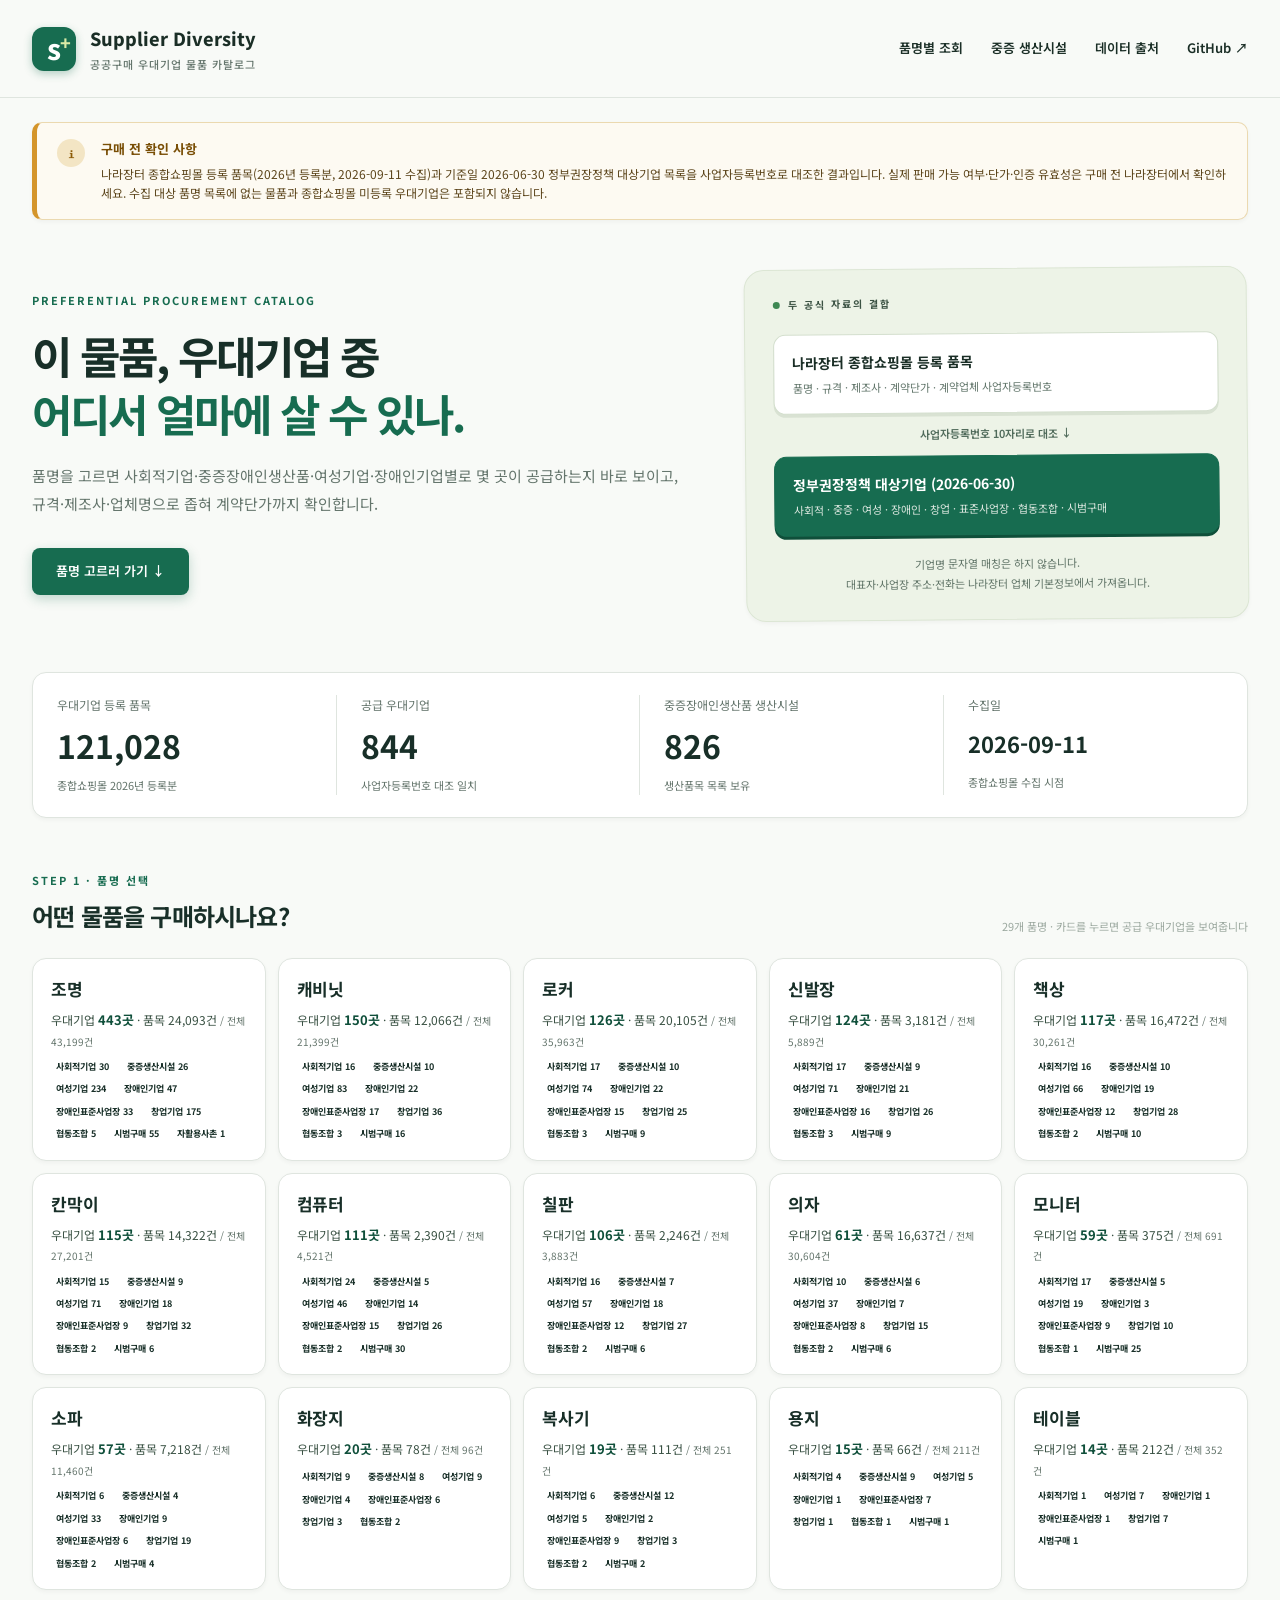
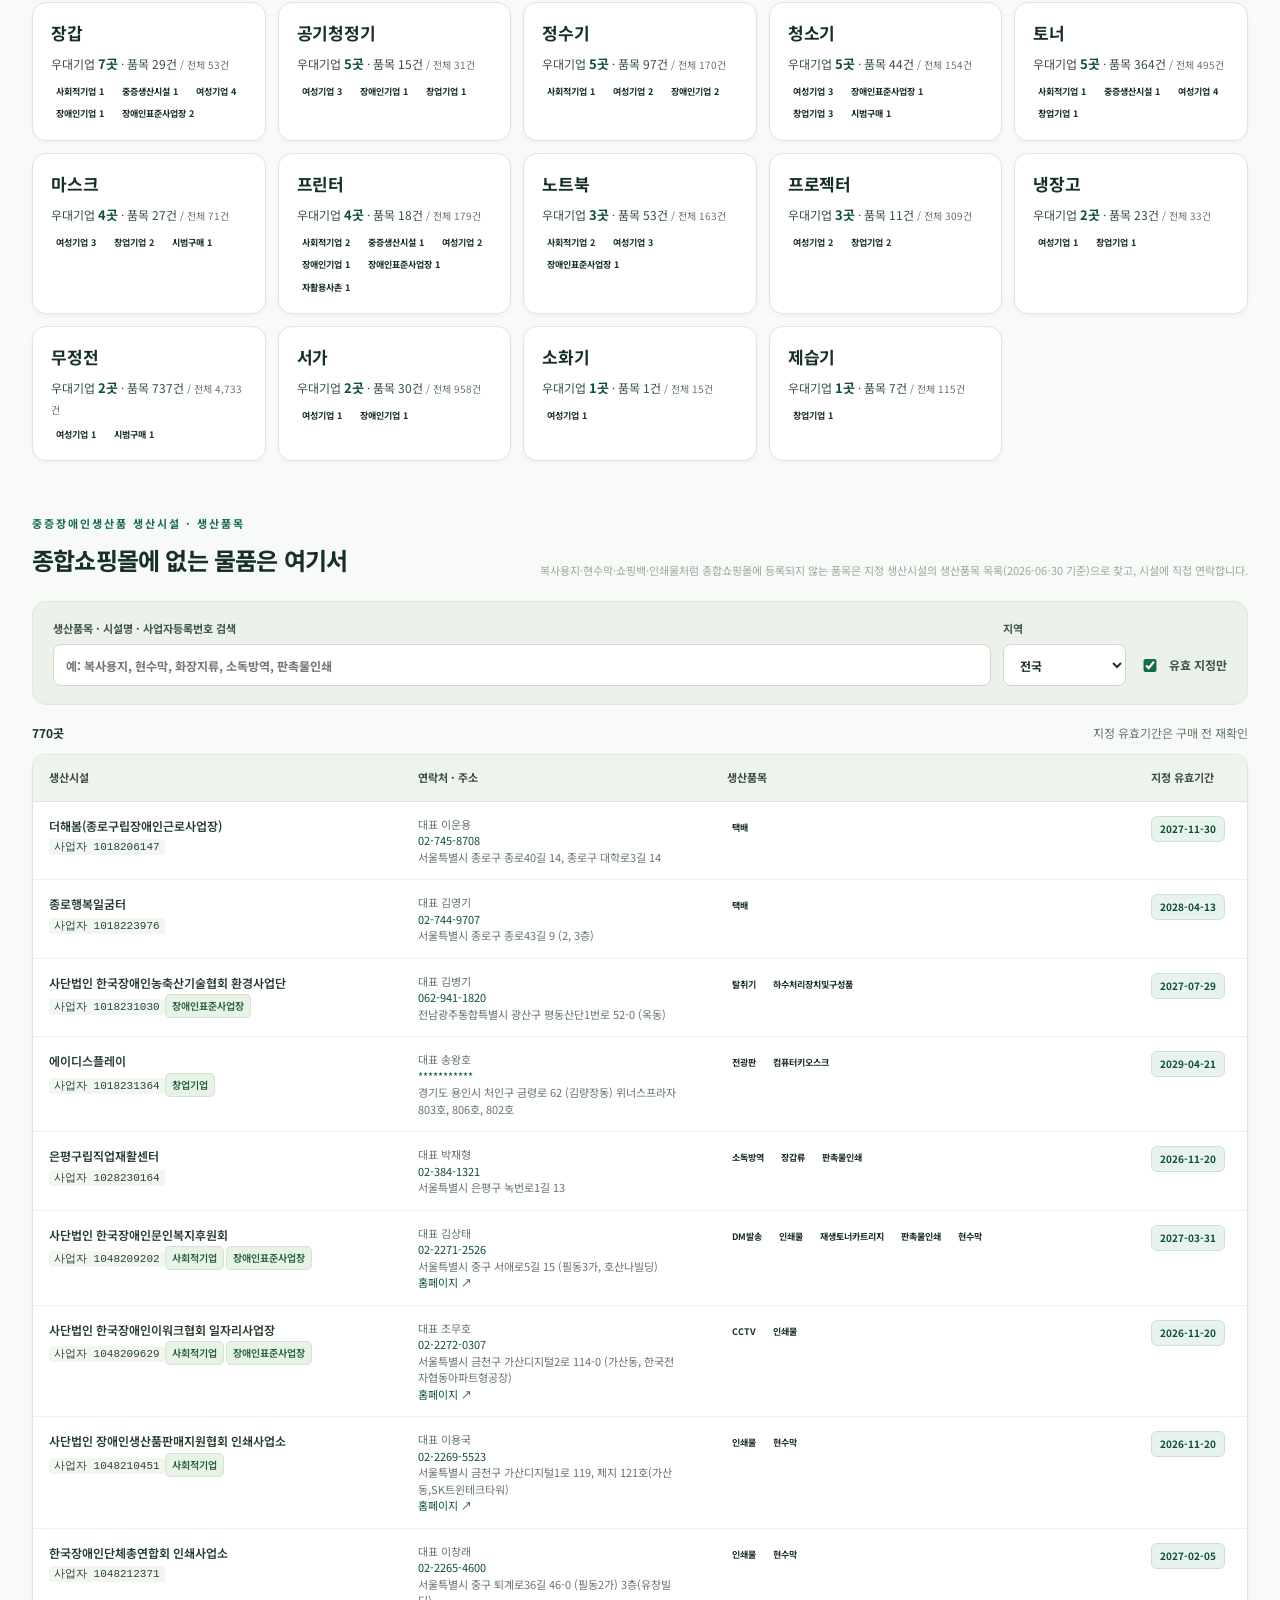
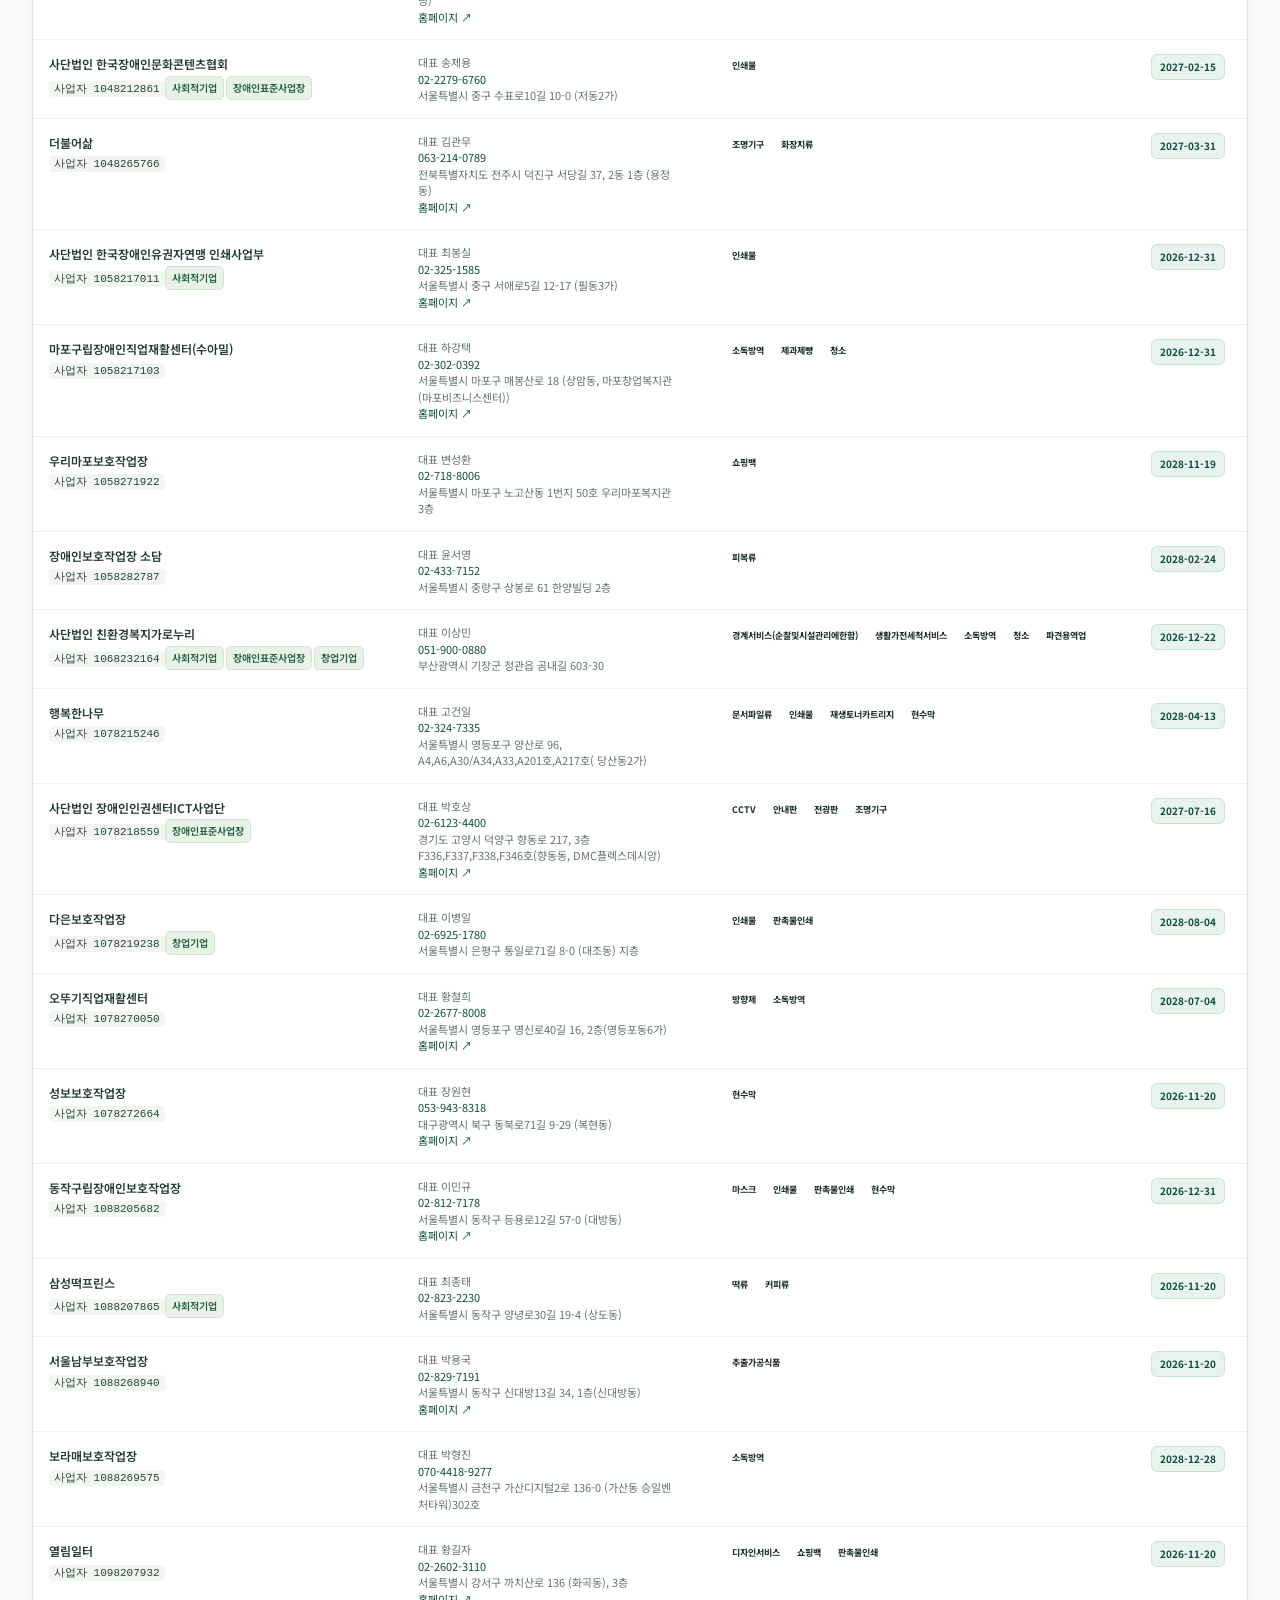
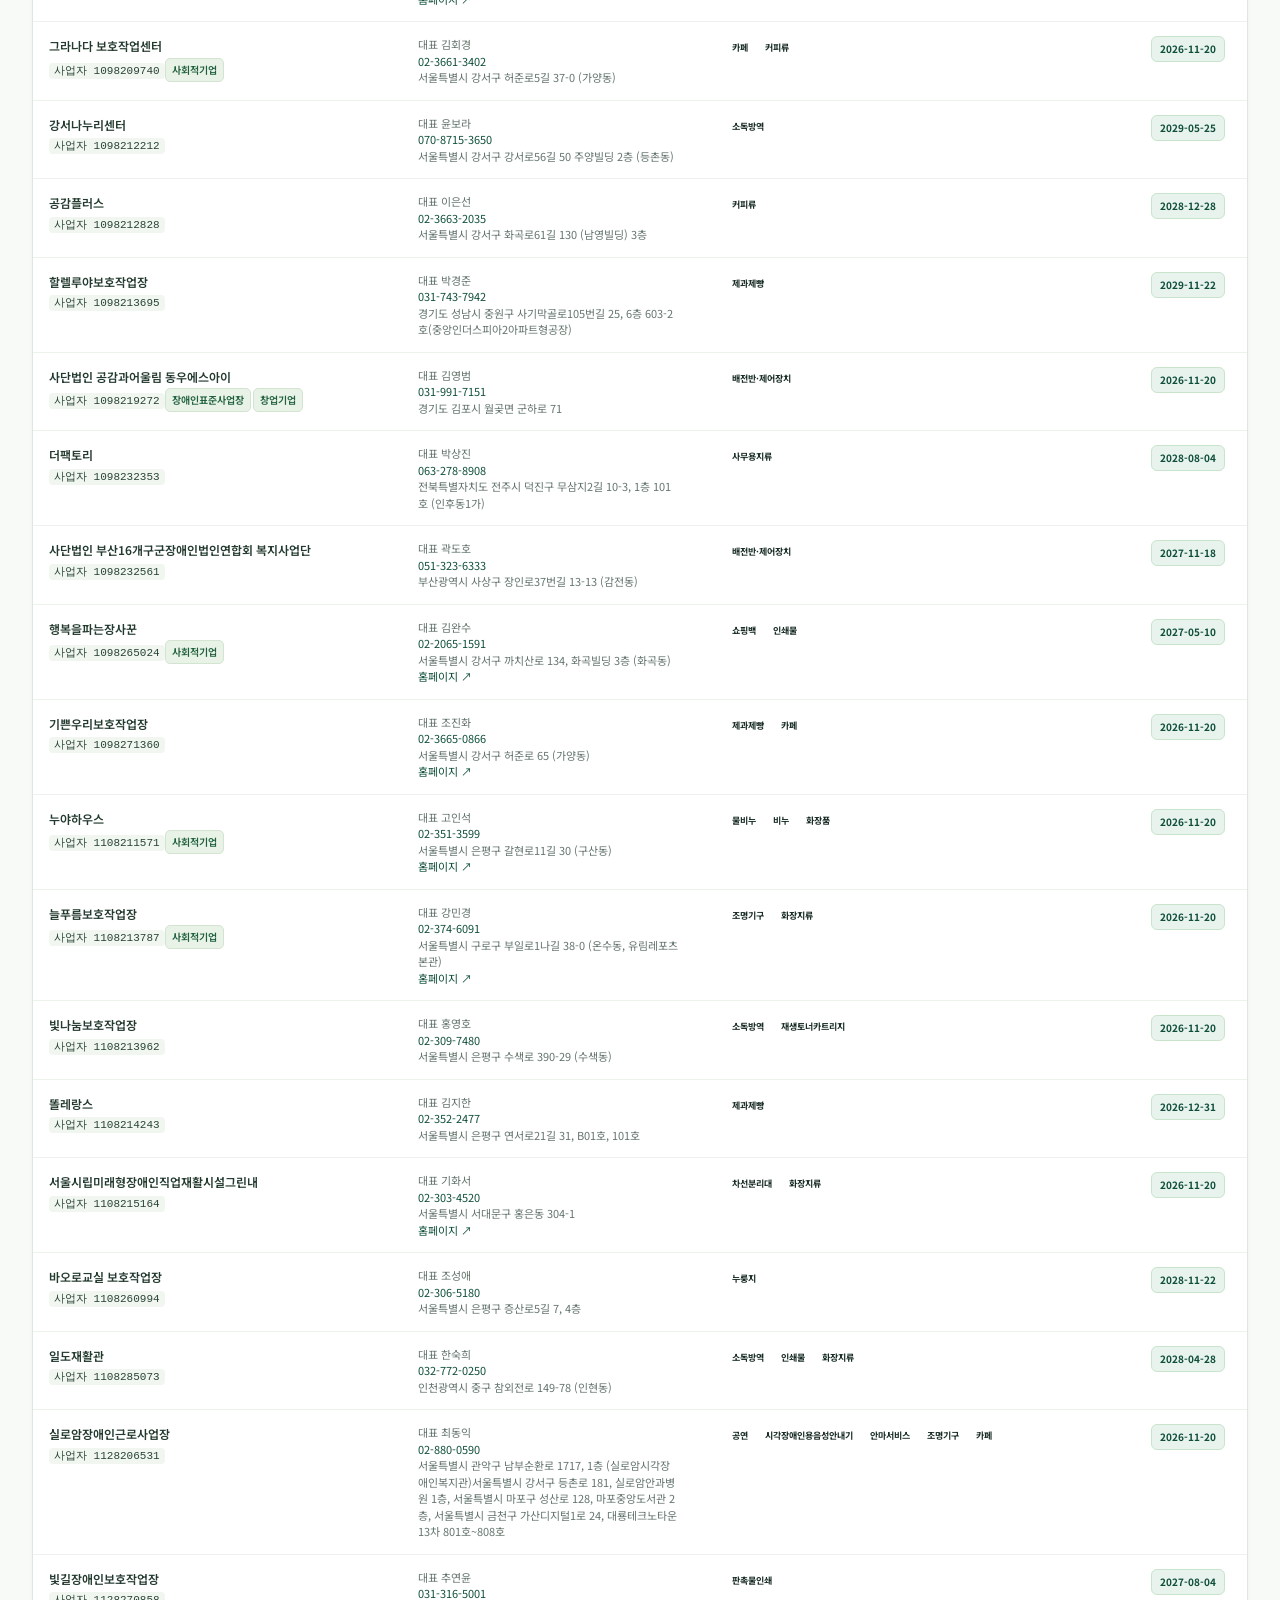
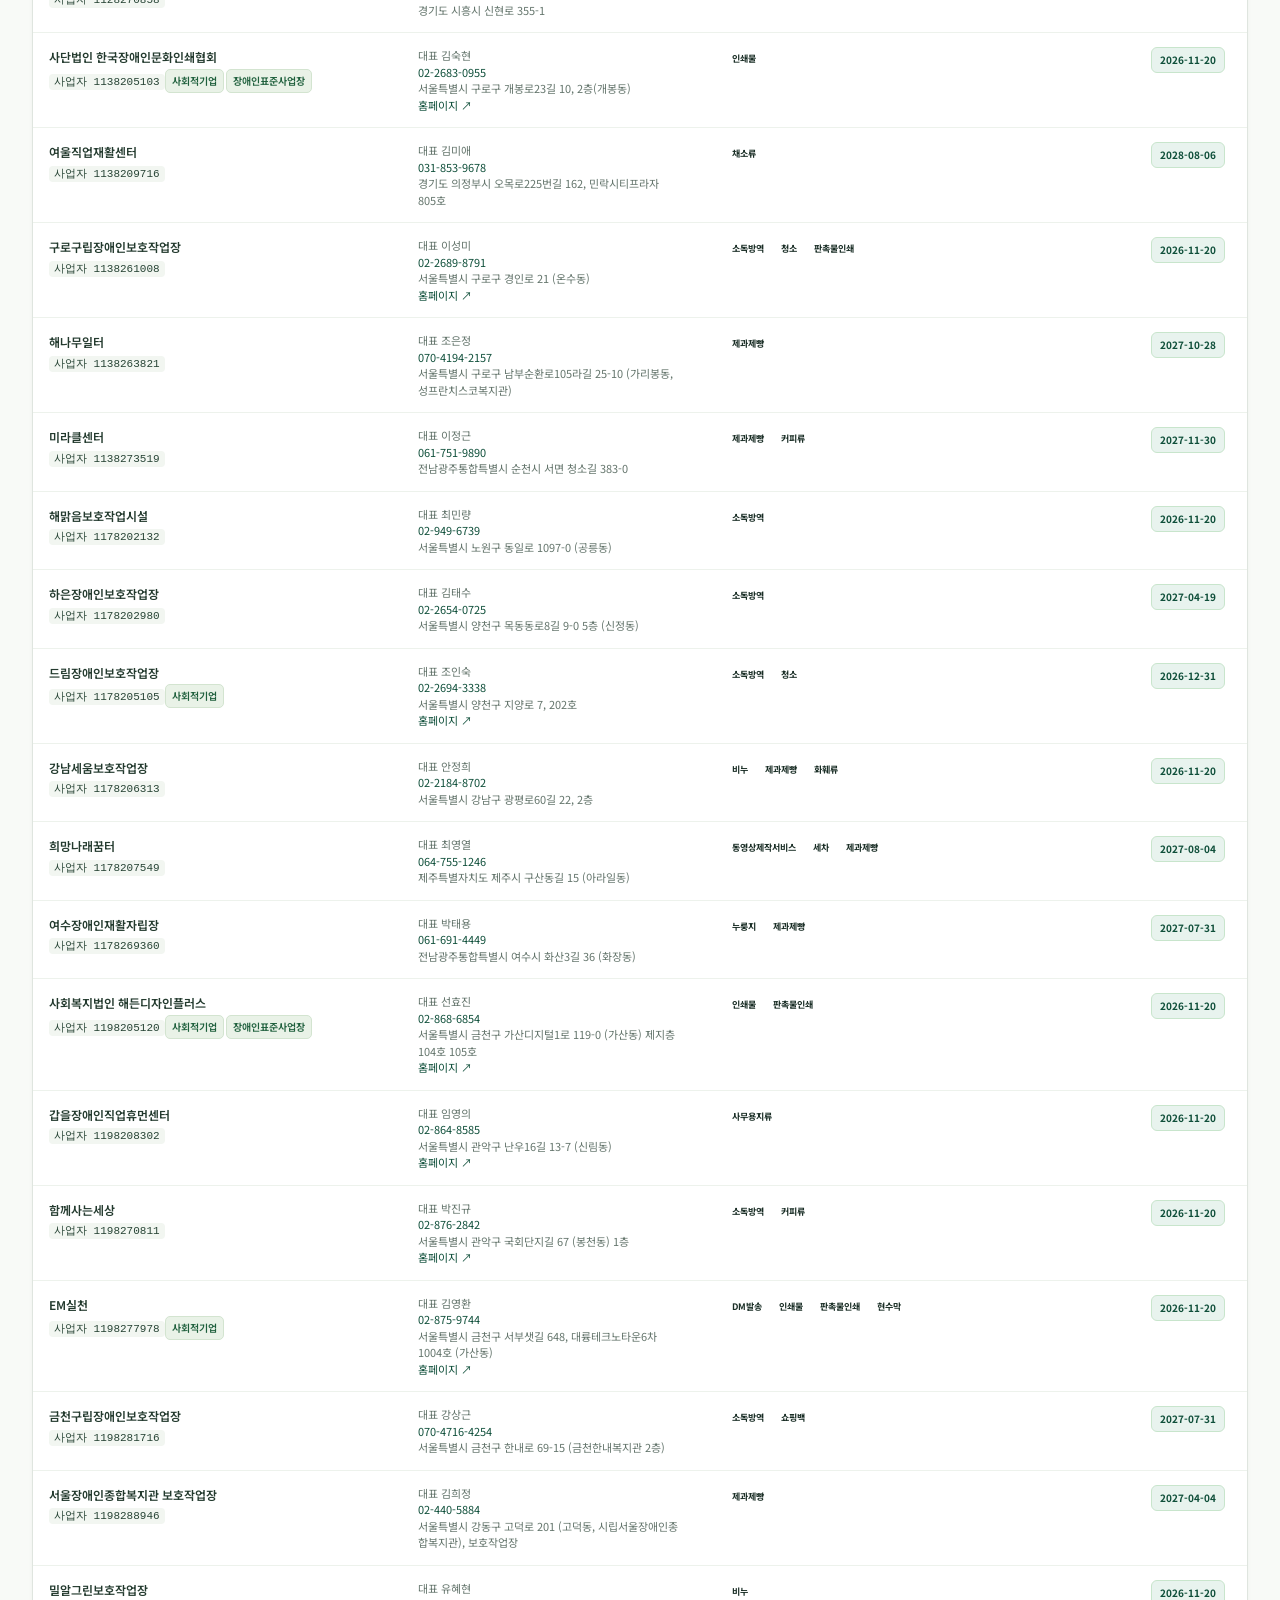
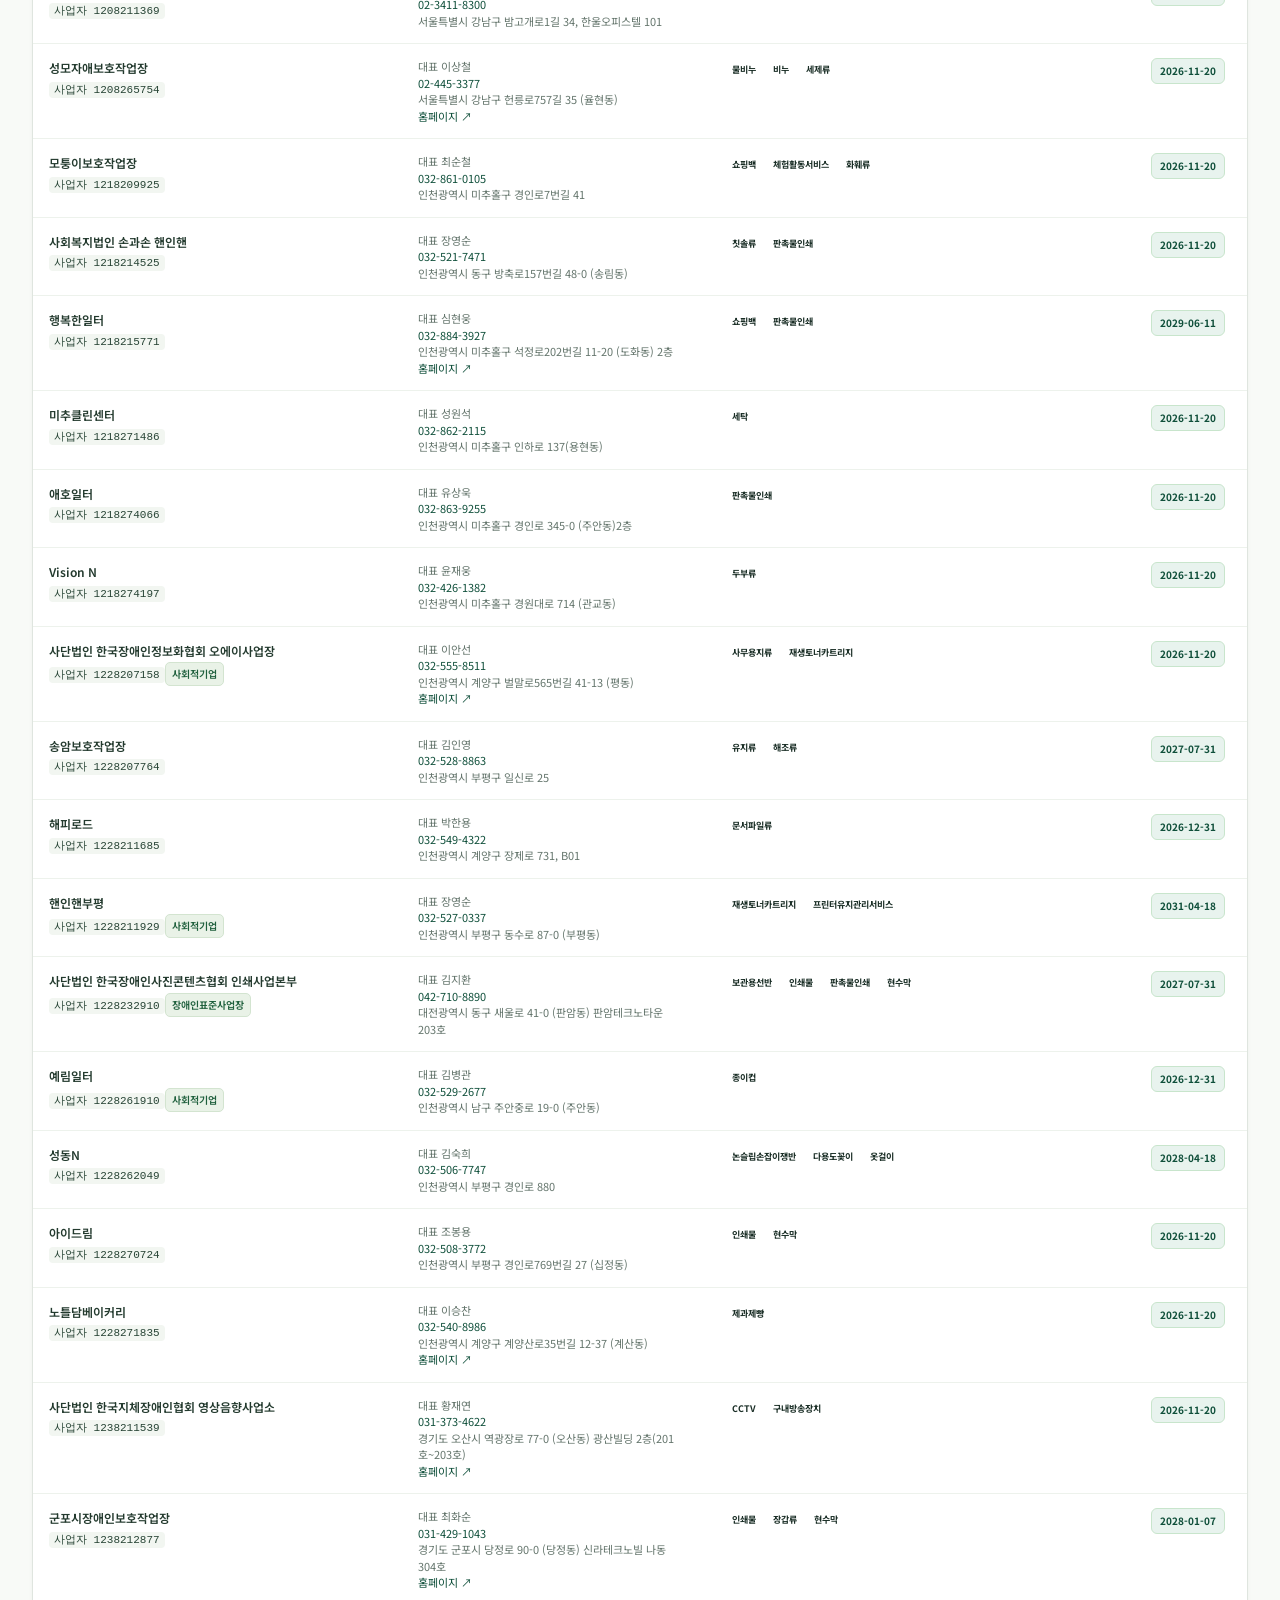
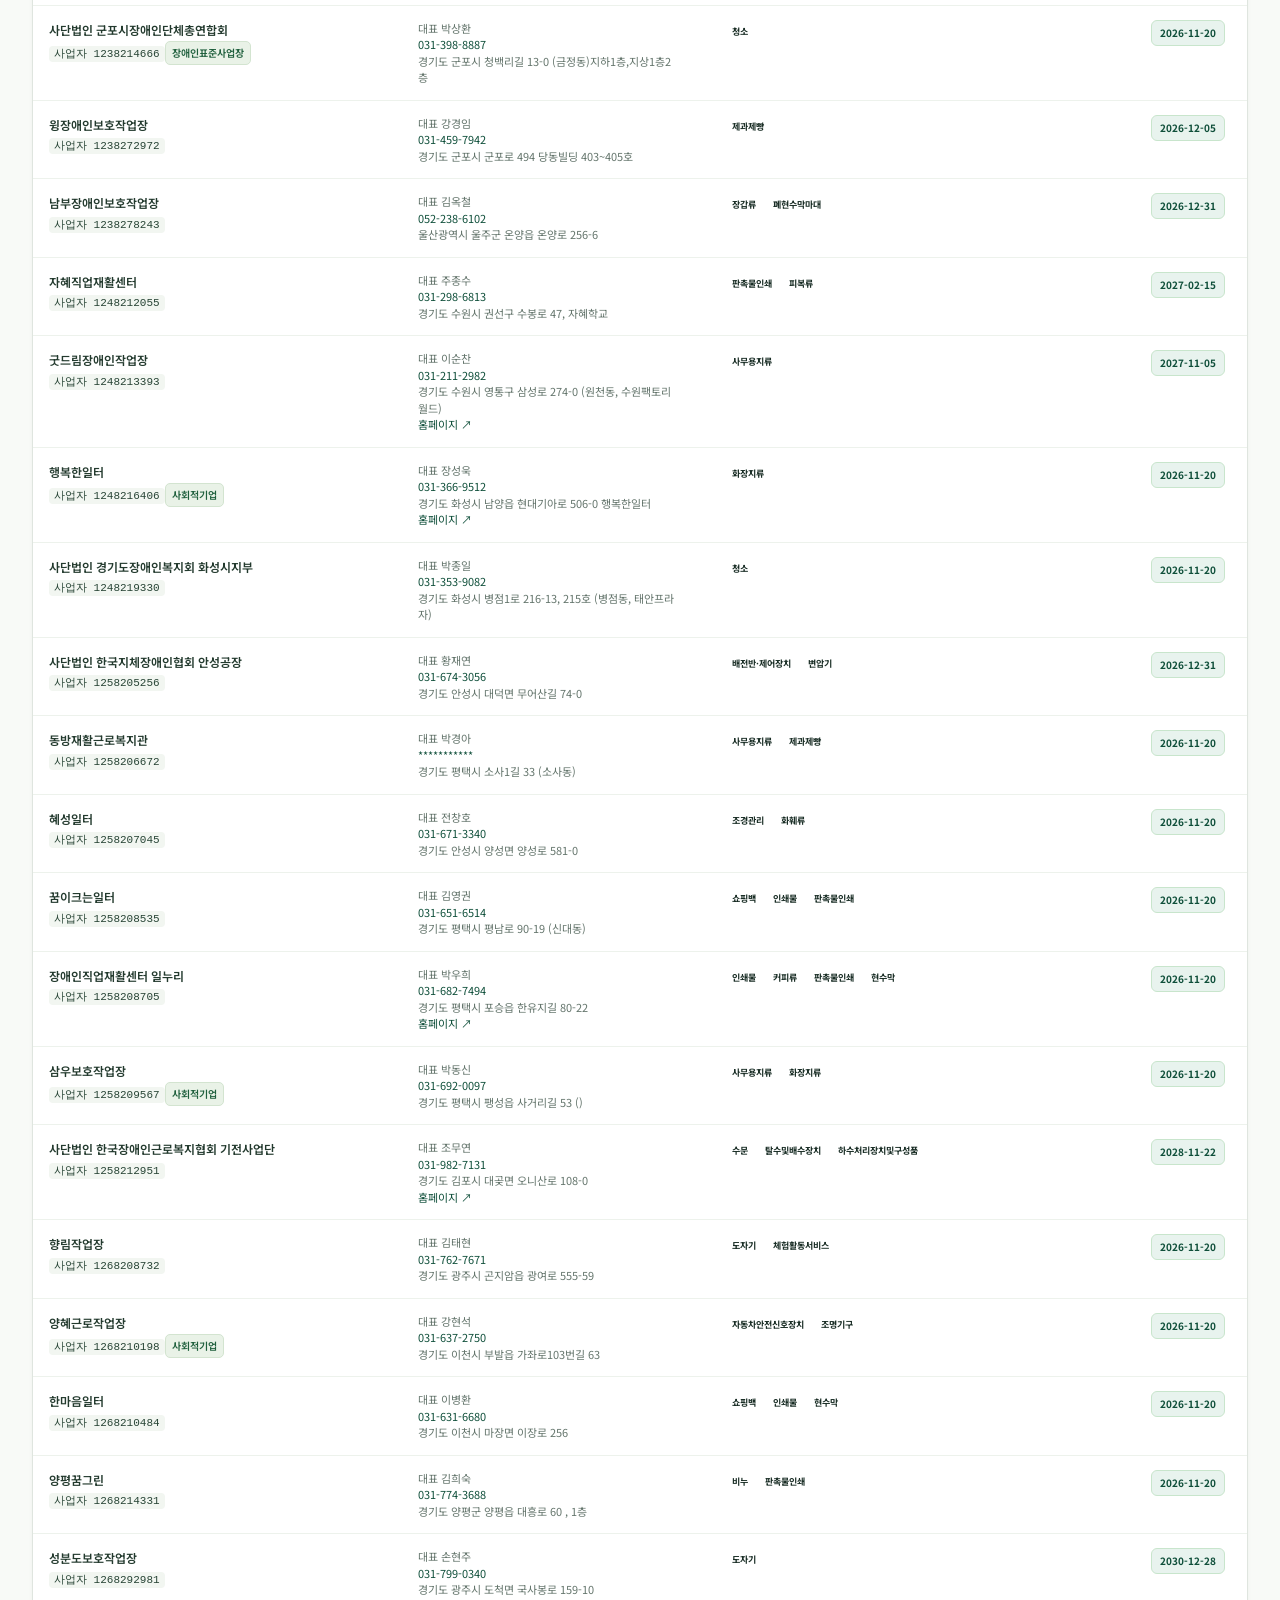
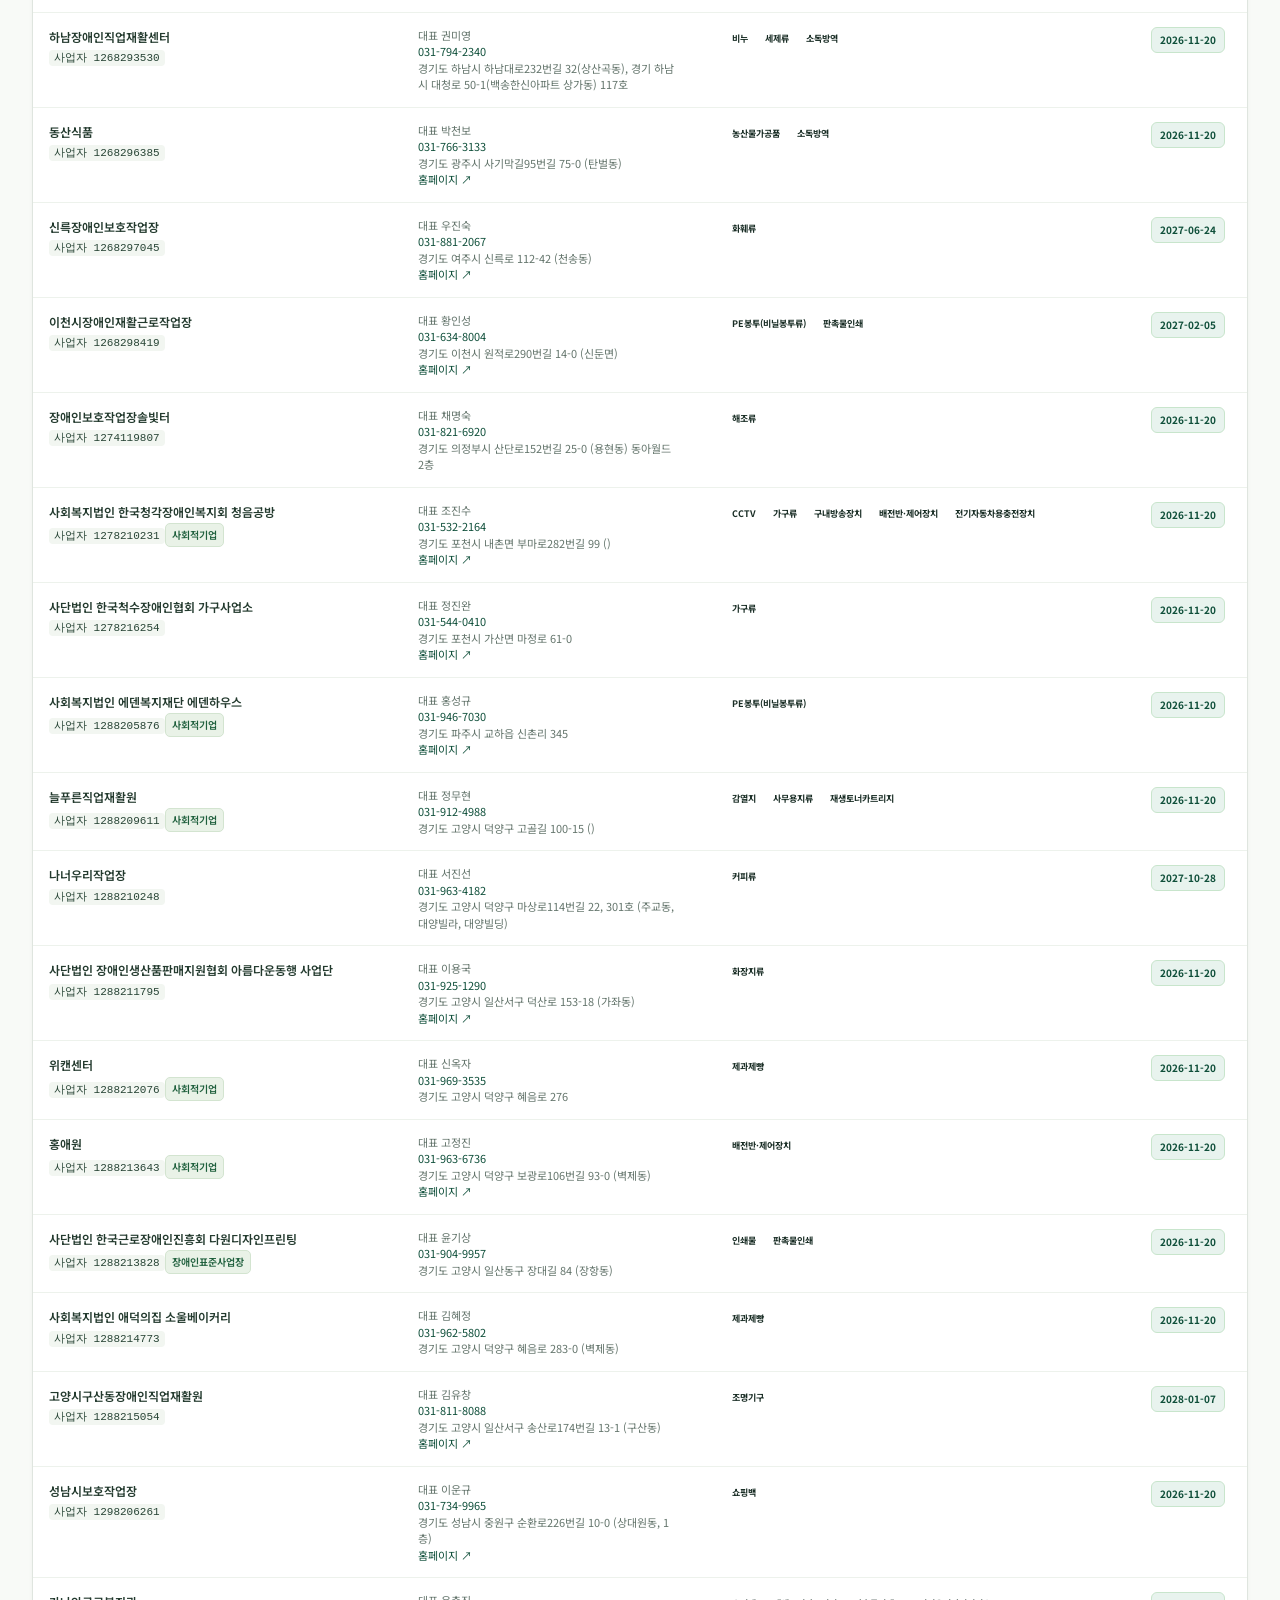
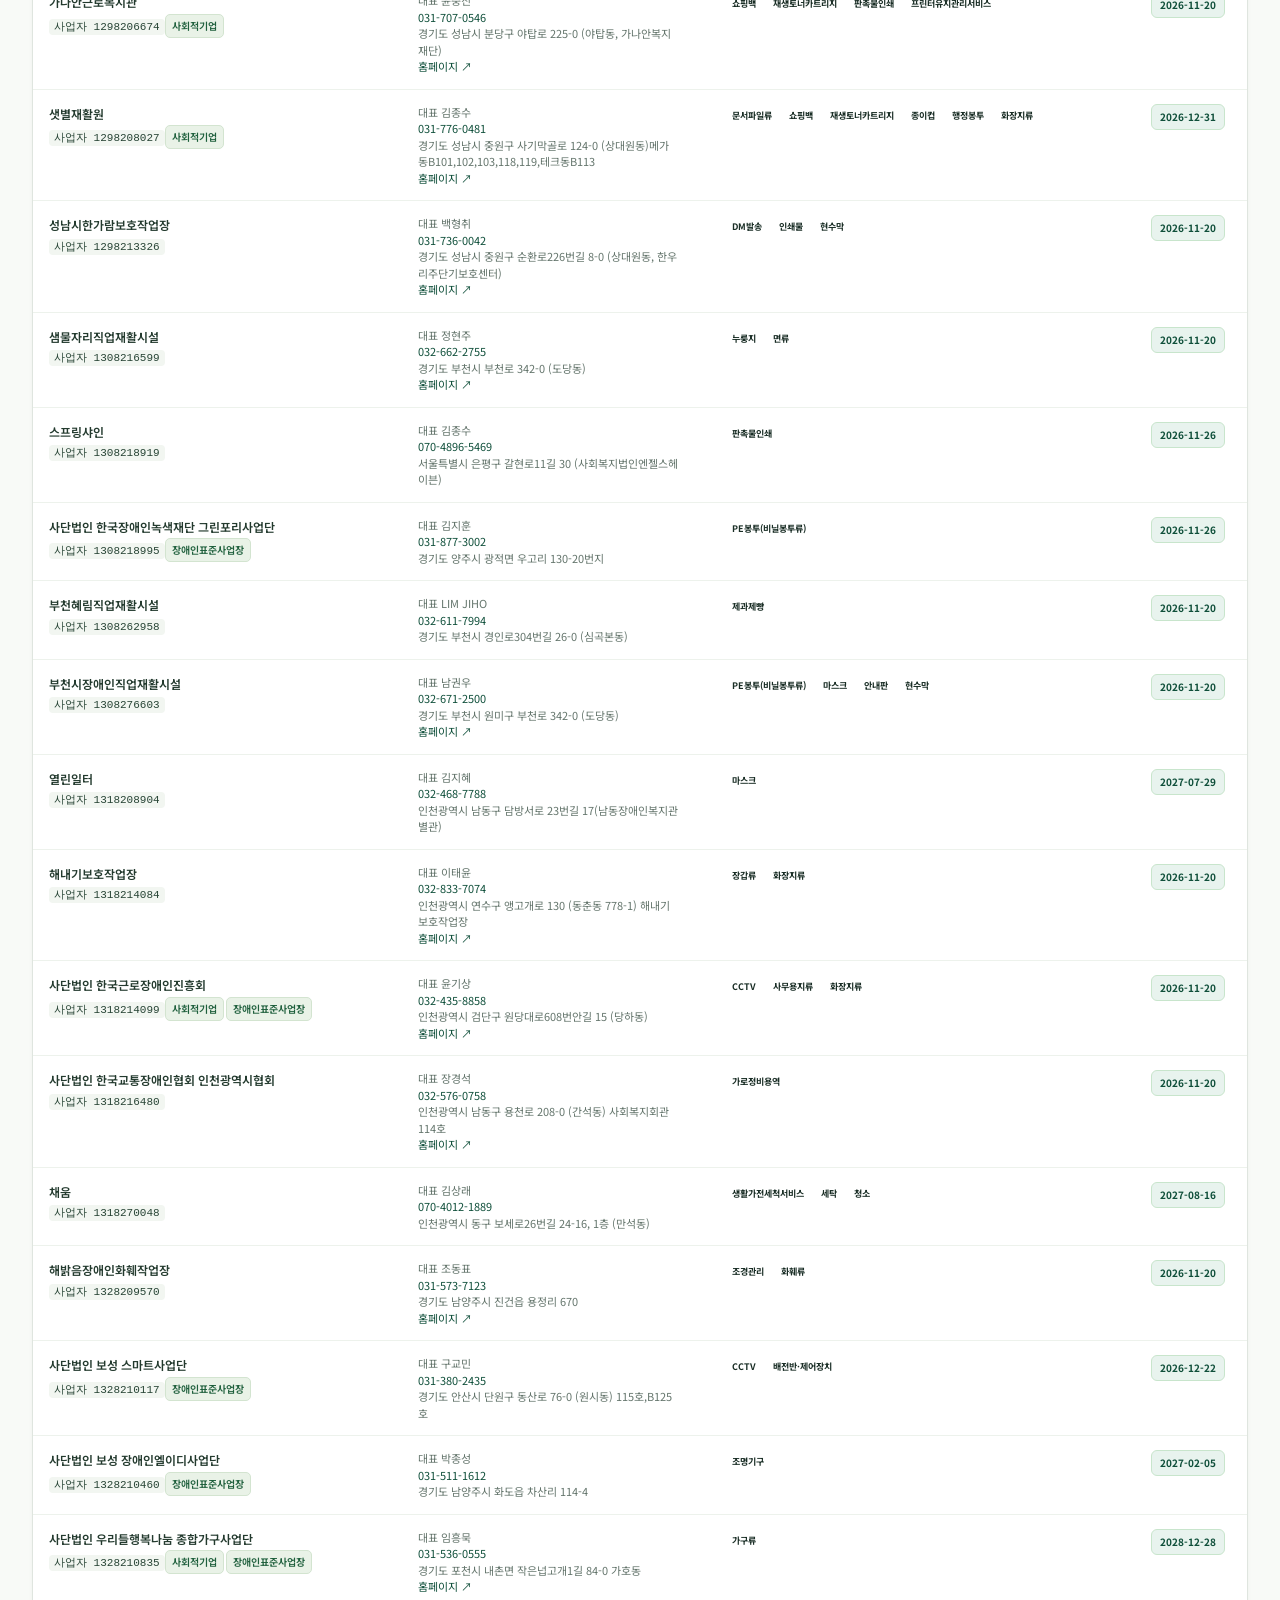
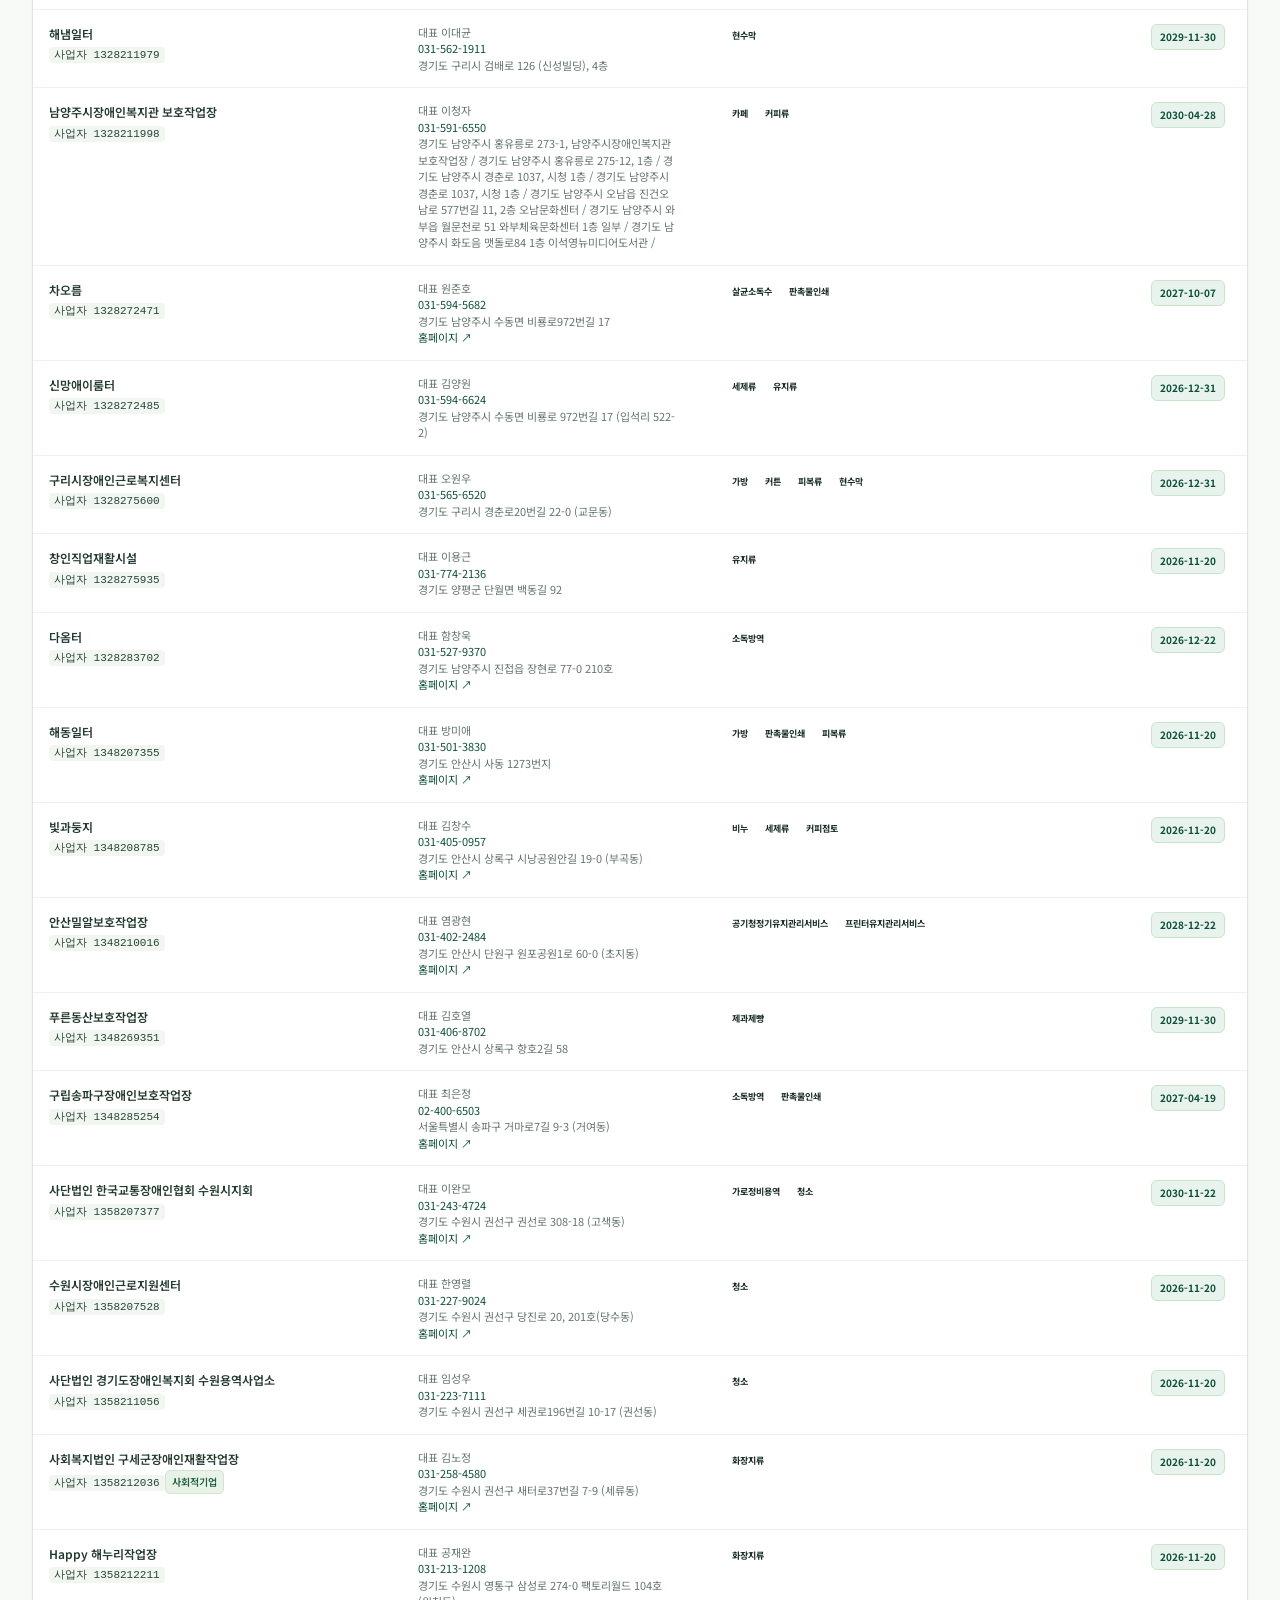
<file: site/index.html>
<!doctype html>
<html lang="ko">
<head>
  <meta charset="UTF-8">
  <meta name="viewport" content="width=device-width, initial-scale=1">
  <meta name="description" content="나라장터 종합쇼핑몰 등록 품목 중 우선구매 우대기업(사회적기업·중증장애인생산품·여성·장애인기업 등) 공급 물품 조회">
  <title>우선구매 우대기업 물품 카탈로그 · Supplier Diversity</title>
  <link rel="stylesheet" href="./styles.css">
  <script type="module" src="./app.js"></script>
</head>
<body>
<header>
  <a class="brand" href="./">
    <span class="logo">s<span>+</span></span>
    <span>Supplier Diversity<small>공공구매 우대기업 물품 카탈로그</small></span>
  </a>
  <nav aria-label="주 메뉴">
    <a href="#categories">품명별 조회</a>
    <a href="#facilities">중증 생산시설</a>
    <a href="#method">데이터 출처</a>
    <a href="https://github.com/joongyu01/supplier_diversity" target="_blank" rel="noopener">GitHub ↗</a>
  </nav>
</header>

<main>
  <section class="banner-notice" role="note">
    <div class="notice-icon">ℹ</div>
    <div class="notice-text">
      <strong>구매 전 확인 사항</strong>
      <p>나라장터 종합쇼핑몰 등록 품목(2026년 등록분, <span id="notice-collected">수집일 기준</span>)과 기준일 2026-06-30 정부권장정책 대상기업 목록을 사업자등록번호로 대조한 결과입니다. 실제 판매 가능 여부·단가·인증 유효성은 구매 전 나라장터에서 확인하세요. 수집 대상 품명 목록에 없는 물품과 종합쇼핑몰 미등록 우대기업은 포함되지 않습니다.</p>
    </div>
  </section>

  <section class="hero">
    <div>
      <div class="eyebrow">PREFERENTIAL PROCUREMENT CATALOG</div>
      <h1>이 물품, 우대기업 중<br><span>어디서 얼마에 살 수 있나.</span></h1>
      <p>품명을 고르면 사회적기업·중증장애인생산품·여성기업·장애인기업별로 몇 곳이 공급하는지 바로 보이고,<br>규격·제조사·업체명으로 좁혀 계약단가까지 확인합니다.</p>
      <a class="primary" href="#categories">품명 고르러 가기 ↓</a>
    </div>
    <aside class="hero-card">
      <div class="card-top"><span class="dot"></span> 두 공식 자료의 결합</div>
      <div class="flow-node">
        나라장터 종합쇼핑몰 등록 품목
        <span>품명 · 규격 · 제조사 · 계약단가 · 계약업체 사업자등록번호</span>
      </div>
      <div class="connector">사업자등록번호 10자리로 대조 ↓</div>
      <div class="flow-node accent">
        정부권장정책 대상기업 (2026-06-30)
        <span>사회적 · 중증 · 여성 · 장애인 · 창업 · 표준사업장 · 협동조합 · 시범구매</span>
      </div>
      <p>기업명 문자열 매칭은 하지 않습니다.<br>대표자·사업장 주소·전화는 나라장터 업체 기본정보에서 가져옵니다.</p>
    </aside>
  </section>

  <section class="stats" aria-label="데이터 현황">
    <article><span>우대기업 등록 품목</span><strong id="product-count">—</strong><small>종합쇼핑몰 2026년 등록분</small></article>
    <article><span>공급 우대기업</span><strong id="supplier-count">—</strong><small>사업자등록번호 대조 일치</small></article>
    <article><span>중증장애인생산품 생산시설</span><strong id="facility-count">—</strong><small>생산품목 목록 보유</small></article>
    <article><span>수집일</span><strong class="date" id="updated">—</strong><small id="status-label">데이터 로드 중</small></article>
  </section>

  <section id="categories" class="explore">
    <div class="section-heading">
      <div>
        <div class="eyebrow">STEP 1 · 품명 선택</div>
        <h2>어떤 물품을 구매하시나요?</h2>
      </div>
      <span class="text-muted" id="category-note"></span>
    </div>
    <div class="category-grid" id="category-grid" role="list"></div>
  </section>

  <section id="explore" class="explore" hidden>
    <div class="section-heading">
      <div>
        <div class="eyebrow">STEP 2 · 공급 우대기업</div>
        <h2 id="explore-title">—</h2>
      </div>
      <button id="export" class="secondary" disabled>조회 결과 CSV 다운로드 ↓</button>
    </div>

    <div class="filters">
      <label class="search">
        규격 · 제조사 · 품명 · 업체명 검색
        <input id="search" type="search" placeholder="예: 제트스트림, 1200×800, 퍼시스, 동연디자인">
      </label>
      <label>
        우대기업 유형
        <select id="filter-type">
          <option value="">전체 우대유형</option>
          <option value="사회적기업">사회적기업</option>
          <option value="중증장애인생산품 생산시설">중증장애인생산품 생산시설</option>
          <option value="여성기업">여성기업</option>
          <option value="장애인기업">장애인기업</option>
          <option value="장애인표준사업장">장애인표준사업장</option>
          <option value="창업기업">창업기업</option>
          <option value="사회적협동조합">사회적협동조합</option>
          <option value="기술개발제품 시범구매">기술개발제품 시범구매</option>
          <option value="자활용사촌">자활용사촌</option>
        </select>
      </label>
      <label>
        세부 품명
        <select id="filter-name"><option value="">전체</option></select>
      </label>
      <label>
        정렬
        <select id="sort">
          <option value="">기본</option>
          <option value="price-asc">단가 낮은순</option>
          <option value="price-desc">단가 높은순</option>
          <option value="company">업체명</option>
        </select>
      </label>
      <label class="check"><input type="checkbox" id="hide-large" checked> 대기업·상호출자 제외</label>
      <button id="reset" class="secondary">초기화</button>
    </div>

    <div class="badge-bar" id="badge-bar" aria-label="조회 결과 우대유형별 업체 수"></div>

    <div class="result-head">
      <span id="result-count" role="status" aria-live="polite"></span>
      <span>단가는 수집 시점의 종합쇼핑몰 계약단가(원)</span>
    </div>
    <div id="results"></div>
    <div class="pagination" id="pagination" hidden>
      <button class="secondary" id="prev">← 이전</button>
      <span id="page-label">1 / 1</span>
      <button class="secondary" id="next">다음 →</button>
    </div>
  </section>

  <section id="facilities" class="explore">
    <div class="section-heading">
      <div>
        <div class="eyebrow">중증장애인생산품 생산시설 · 생산품목</div>
        <h2>종합쇼핑몰에 없는 물품은 여기서</h2>
      </div>
      <span class="text-muted">복사용지·현수막·쇼핑백·인쇄물처럼 종합쇼핑몰에 등록되지 않는 품목은 지정 생산시설의 생산품목 목록(2026-06-30 기준)으로 찾고, 시설에 직접 연락합니다.</span>
    </div>
    <div class="filters">
      <label class="search">
        생산품목 · 시설명 · 사업자등록번호 검색
        <input id="facility-search" type="search" placeholder="예: 복사용지, 현수막, 화장지류, 소독방역, 판촉물인쇄">
      </label>
      <label>
        지역
        <select id="facility-region"><option value="">전국</option></select>
      </label>
      <label class="check"><input type="checkbox" id="facility-valid" checked> 유효 지정만</label>
    </div>
    <div class="result-head"><span id="facility-count-label" role="status"></span><span>지정 유효기간은 구매 전 재확인</span></div>
    <div id="facility-results"></div>
  </section>

  <section id="method" class="method">
    <div class="eyebrow">DATA SOURCES</div>
    <h2>어떻게 만들어졌나</h2>
    <div class="steps">
      <article>
        <b>01</b>
        <h3>품명 기준 수집</h3>
        <p>조달청 종합쇼핑몰 품목정보 API(<code>getShoppingMallPrdctInfoList</code>)를 <code>config/product_names.txt</code>의 품명으로 조회해 2026년 등록분을 받습니다. 전체 미러링이 아니라 기관이 실제 구매하는 품명만 수집합니다.</p>
      </article>
      <article>
        <b>02</b>
        <h3>사업자등록번호 대조</h3>
        <p>응답의 <code>cntrctCorpBizno</code>와 정부권장정책 대상기업 174,874곳(취소 제외)의 사업자번호를 10자리로 대조합니다. 대기업·상호출자제한 기업은 별도 표시합니다.</p>
      </article>
      <article>
        <b>03</b>
        <h3>게시 원칙</h3>
        <p>우대기업이 아닌 업체의 품목은 싣지 않습니다. 수집되지 않은 품목을 가공해 채우지 않습니다. 대표자·사업장 주소·전화는 사업자등록 공개정보(나라장터 업체 기본정보·정부권장정책 목록)이며 동명 사업체 구분과 구매 연락에 쓰입니다.</p>
      </article>
    </div>
  </section>

  <section class="source">
    <div>
      <h3>데이터 출처</h3>
      <p>공공데이터포털 「조달청_종합쇼핑몰 품목정보 서비스」(15129471) · 조달청 정부권장정책 대상기업 목록(2026-06-30 기준). 본 화면은 참고용이며 계약·인증의 법적 효력은 나라장터 원본을 따릅니다.</p>
    </div>
    <a href="https://www.data.go.kr/data/15129471/openapi.do" target="_blank" rel="noopener">조달청 오픈API 안내 ↗</a>
  </section>
</main>

<footer>
  <span>Supplier Diversity · 공공구매 우대기업 물품 카탈로그</span>
  <span>검증 가능한 공식 데이터만 싣습니다.</span>
</footer>
</body>
</html>
</file>
<file: site/styles.css>
@import url('https://fonts.googleapis.com/css2?family=Noto+Sans+KR:wght@400;500;600;700;800&display=swap');

:root {
  font-family: 'Noto Sans KR', -apple-system, BlinkMacSystemFont, 'Segoe UI', Roboto, sans-serif;
  color: #1a2e26;
  background: #f8faf7;
  font-synthesis: none;
  --green: #176c50;
  --green-dark: #0f4f3a;
  --green-light: #e8f3ee;
  --line: #dfe5df;
  --card-bg: #ffffff;
  --text-muted: #64756c;
  --text-main: #182f28;
  --shadow-sm: 0 2px 4px rgba(0, 0, 0, 0.04);
  --shadow-md: 0 4px 12px rgba(23, 108, 80, 0.08);
}

* {
  box-sizing: border-box;
}

html {
  scroll-behavior: smooth;
  scroll-padding-top: 24px;
}

body {
  margin: 0;
  line-height: 1.6;
}

a {
  color: inherit;
  text-decoration: none;
}

button, input, select {
  font: inherit;
  touch-action: manipulation;
}

button {
  cursor: pointer;
  transition: all 0.15s ease;
}

button:disabled {
  opacity: 0.45;
  cursor: default;
}

a:focus-visible, button:focus-visible, input:focus-visible, select:focus-visible {
  outline: 3px solid #c58e31;
  outline-offset: 3px;
}

header, main, footer {
  max-width: 1280px;
  margin: auto;
}

header {
  padding: 24px 32px;
  display: flex;
  justify-content: space-between;
  align-items: center;
  border-bottom: 1px solid var(--line);
}

.brand {
  display: flex;
  gap: 14px;
  align-items: center;
  font-weight: 800;
  font-size: 18px;
}

.brand small {
  display: block;
  font-weight: 500;
  font-size: 11px;
  letter-spacing: 1px;
  margin-top: 3px;
  color: var(--text-muted);
}

.logo {
  font-size: 28px;
  color: white;
  background: var(--green);
  width: 44px;
  height: 44px;
  display: grid;
  place-content: center;
  border-radius: 12px;
  position: relative;
  box-shadow: 0 3px 8px rgba(23, 108, 80, 0.3);
}

.logo span {
  position: absolute;
  right: 5px;
  top: 1px;
  font-size: 18px;
  color: #d8eaa6;
}

nav {
  display: flex;
  gap: 28px;
  font-size: 13px;
  font-weight: 600;
}

main {
  padding: 0 32px;
}

/* 상단 법정 고지문 배너 */
.banner-notice {
  margin-top: 24px;
  display: flex;
  gap: 16px;
  align-items: flex-start;
  background: #fdfaf2;
  border: 1px solid #ebd9b0;
  border-left: 5px solid #d4952b;
  border-radius: 10px;
  padding: 16px 20px;
  box-shadow: var(--shadow-sm);
}

.notice-icon {
  display: grid;
  place-content: center;
  width: 28px;
  height: 28px;
  background: #f3e5c4;
  color: #8c5b08;
  font-weight: 800;
  border-radius: 50%;
  flex-shrink: 0;
  font-size: 14px;
}

.notice-text strong {
  display: block;
  font-size: 13px;
  color: #794e05;
  margin-bottom: 4px;
}

.notice-text p {
  margin: 0;
  font-size: 12px;
  color: #5c451b;
  line-height: 1.6;
}

/* Hero Section */
.hero {
  display: grid;
  grid-template-columns: 1.3fr 1fr;
  gap: 60px;
  padding: 48px 0 52px;
  align-items: center;
}

.eyebrow {
  font-size: 11px;
  letter-spacing: 2px;
  font-weight: 700;
  color: var(--green);
}

h1 {
  font-size: 44px;
  line-height: 1.32;
  letter-spacing: -2px;
  margin: 16px 0 20px;
  color: var(--text-main);
}

h1 span {
  color: var(--green);
}

.hero p {
  font-size: 15px;
  line-height: 1.85;
  color: var(--text-muted);
}

.primary {
  background: var(--green);
  color: white;
  display: inline-block;
  padding: 13px 24px;
  border-radius: 8px;
  font-size: 13px;
  font-weight: 600;
  margin-top: 16px;
  box-shadow: 0 4px 12px rgba(23, 108, 80, 0.25);
}

.primary:hover {
  background: var(--green-dark);
}

.hero-card {
  background: #edf3e7;
  border: 1px solid #dce6d4;
  border-radius: 20px;
  padding: 26px 28px;
  transform: rotate(-0.5deg);
  position: relative;
  box-shadow: var(--shadow-sm);
}

.card-top {
  font-size: 10px;
  letter-spacing: 2px;
  font-weight: 700;
  margin-bottom: 22px;
  display: flex;
  align-items: center;
  gap: 8px;
  color: #3b5243;
}

.dot {
  width: 7px;
  height: 7px;
  border-radius: 100%;
  background: #3e8853;
}

.flow-node {
  background: #ffffff;
  padding: 16px 18px;
  border: 1px solid #d4dfce;
  border-radius: 12px;
  font-weight: 700;
  font-size: 14px;
  box-shadow: 0 3px 0 #d9e2d3;
}

.flow-node span {
  display: block;
  font-size: 11px;
  font-weight: 400;
  color: #63776c;
  margin-top: 6px;
}

.flow-node.accent {
  background: #176c50;
  color: white;
  border-color: #176c50;
  box-shadow: 0 3px 0 #0f4f3a;
}

.flow-node.accent span {
  color: #dbe7df;
}

.connector {
  padding: 12px 0;
  text-align: center;
  font-size: 11px;
  font-weight: 600;
  color: #4f6a5a;
}

.hero-card p {
  font-size: 11px;
  text-align: center;
  margin: 18px 0 0;
  color: #617568;
}

/* Stats Section */
.stats {
  display: grid;
  grid-template-columns: repeat(4, 1fr);
  background: white;
  border: 1px solid var(--line);
  border-radius: 14px;
  padding: 22px 0;
  box-shadow: var(--shadow-sm);
}

.stats article {
  padding: 0 24px;
  border-right: 1px solid var(--line);
}

.stats article:last-child {
  border: 0;
}

.stats span, .stats small {
  display: block;
  font-size: 12px;
  color: var(--text-muted);
}

.stats strong {
  display: block;
  font-size: 32px;
  font-weight: 700;
  margin: 6px 0;
  color: var(--text-main);
}

.stats strong.date {
  font-size: 22px;
  min-height: 48px;
  display: flex;
  align-items: center;
}

.stats small {
  font-size: 11px;
}

/* Explore Section */
.explore {
  padding-top: 54px;
}

.section-heading {
  display: flex;
  justify-content: space-between;
  align-items: flex-end;
  margin-bottom: 22px;
}

h2 {
  font-size: 24px;
  letter-spacing: -0.8px;
  margin: 8px 0 0;
  color: var(--text-main);
}

.secondary {
  background: white;
  color: #27473a;
  border: 1px solid #c9d7cb;
  padding: 10px 16px;
  border-radius: 8px;
  font-size: 12px;
  font-weight: 600;
}

.secondary:hover:not(:disabled) {
  background: #f0f5f1;
  border-color: #aebfb0;
}

/* Filter Bar */
.filters {
  display: flex;
  align-items: flex-end;
  gap: 12px;
  background: #ecf1ea;
  border: 1px solid var(--line);
  border-radius: 14px;
  padding: 18px 20px;
  flex-wrap: wrap;
}

.filters label {
  display: flex;
  flex-direction: column;
  gap: 6px;
  font-size: 11px;
  color: #405748;
  font-weight: 700;
}

.search {
  flex: 2;
  min-width: 260px;
}

.filters input, .filters select {
  background: white;
  border: 1px solid #cfdacf;
  padding: 10px 12px;
  border-radius: 8px;
  font-size: 12px;
  color: #1e3328;
  height: 42px;
}

.filters input:focus, .filters select:focus {
  border-color: var(--green);
}

.filters select {
  max-width: 170px;
}

.filters .secondary {
  height: 42px;
}

/* Dynamic Badge Bar */
.badge-bar {
  display: flex;
  gap: 8px;
  margin: 18px 0 10px;
  flex-wrap: wrap;
}

.summary-pill {
  display: inline-flex;
  align-items: center;
  gap: 6px;
  background: #ffffff;
  border: 1px solid #d5e0d4;
  border-radius: 20px;
  padding: 5px 12px;
  font-size: 11px;
  font-weight: 600;
  color: #385042;
  box-shadow: var(--shadow-sm);
}

.summary-pill.primary-pill {
  background: var(--green-light);
  border-color: #bad3c5;
  color: var(--green-dark);
}

.pill-count {
  background: #e2ede5;
  color: var(--green-dark);
  padding: 1px 7px;
  border-radius: 12px;
  font-size: 10px;
  font-weight: 700;
}

.primary-pill .pill-count {
  background: var(--green);
  color: white;
}

.result-head {
  display: flex;
  justify-content: space-between;
  font-size: 12px;
  color: var(--text-muted);
  margin: 18px 0 12px;
}

.result-head span:first-child {
  color: var(--text-main);
  font-weight: 700;
}

/* Empty State */
.empty {
  padding: 56px 20px;
  text-align: center;
  background: white;
  border: 1px dashed #cad7c7;
  border-radius: 14px;
}

.empty .empty-icon {
  display: grid;
  place-content: center;
  margin: 0 auto 16px;
  border-radius: 16px;
  background: #eff5eb;
  color: var(--green);
  width: 54px;
  height: 54px;
  font-size: 26px;
}

.empty h3 {
  font-size: 16px;
  margin: 0 0 8px;
  color: var(--text-main);
}

.empty p {
  font-size: 12px;
  color: var(--text-muted);
  margin: 0;
}

/* Table */
.table-wrap {
  overflow-x: auto;
  border: 1px solid var(--line);
  border-radius: 12px;
  background: white;
  box-shadow: var(--shadow-sm);
}

table {
  width: 100%;
  border-collapse: collapse;
  font-size: 12px;
  text-align: left;
}

th {
  padding: 14px 16px;
  background: #eef3eb;
  font-size: 11px;
  color: #3b5042;
  font-weight: 700;
  white-space: nowrap;
  border-bottom: 1px solid var(--line);
}

td {
  padding: 14px 16px;
  border-bottom: 1px solid #edf2ec;
  vertical-align: top;
}

tr:hover td {
  background: #fbfdfa;
}

.product-title {
  display: block;
  font-size: 13px;
  color: var(--text-main);
  margin-bottom: 4px;
}

.meta-code {
  display: block;
  color: var(--text-muted);
  font-size: 10px;
  margin-bottom: 6px;
}

.spec-cell {
  color: #44594c;
  line-height: 1.5;
  display: block;
  max-width: 260px;
  word-break: break-word;
}

.price-cell {
  white-space: nowrap;
  color: var(--green);
  font-size: 13px;
}

.company-name {
  font-weight: 600;
  display: block;
  color: #233a2e;
}

.region-meta {
  color: #728479;
  font-size: 10px;
  display: block;
  margin-top: 3px;
}

.bizno-code {
  font-family: 'Consolas', 'Menlo', monospace;
  font-size: 11px;
  background: #f2f6f1;
  padding: 2px 5px;
  border-radius: 4px;
  color: #274435;
}

.tag {
  display: inline-block;
  padding: 3px 6px;
  border-radius: 5px;
  font-size: 10px;
  font-weight: 600;
  margin: 2px 2px 2px 0;
}

.tag-type {
  background: #e9f2e7;
  color: #1e5f3c;
  border: 1px solid #d3e4d0;
}

.mini-tag {
  display: inline-block;
  font-size: 9px;
  font-weight: 700;
  padding: 2px 5px;
  border-radius: 4px;
  margin-right: 4px;
}

.tag-accent {
  background: #fdf2d8;
  color: #936009;
  border: 1px solid #f0dcab;
}

.tag-sme {
  background: #e7effb;
  color: #1d4e89;
  border: 1px solid #cadbf2;
}

.tag-warn {
  background: #fbeae8;
  color: #b52c21;
  border: 1px solid #f3cbca;
}

.cert-item {
  font-size: 11px;
  color: #234c38;
  line-height: 1.4;
  margin-bottom: 2px;
}

.cert-item.duty {
  color: #1a4d70;
}

.text-muted {
  color: #9ba89f;
  font-size: 11px;
}

/* Status Badges */
.status-badge {
  display: inline-block;
  font-size: 10px;
  font-weight: 700;
  padding: 4px 8px;
  border-radius: 6px;
  white-space: nowrap;
}

.status-badge.valid {
  background: #eaf5ec;
  color: #1d6e3c;
  border: 1px solid #c8e5cc;
}

.status-badge.warning {
  background: #fdf3e2;
  color: #9f5b08;
  border: 1px solid #f5dcaf;
}

.status-badge.expired {
  background: #f0f2f0;
  color: #6a786f;
  border: 1px solid #d9dfd9;
}

.status-badge.neutral {
  background: #f4f7f4;
  color: #6a7b70;
}

/* Pagination */
.pagination {
  display: flex;
  justify-content: center;
  align-items: center;
  gap: 16px;
  margin-top: 24px;
  font-size: 12px;
  font-weight: 600;
}

.pagination[hidden] {
  display: none;
}

/* Method Section */
.method {
  padding: 56px 0 44px;
}

.steps {
  display: grid;
  grid-template-columns: repeat(3, 1fr);
  gap: 24px;
  margin-top: 24px;
}

.steps article {
  background: white;
  border: 1px solid var(--line);
  border-radius: 12px;
  padding: 24px;
  box-shadow: var(--shadow-sm);
}

.steps b {
  font-size: 14px;
  color: var(--green);
  display: block;
  margin-bottom: 8px;
}

.steps h3 {
  font-size: 15px;
  margin: 0 0 8px;
  color: var(--text-main);
}

.steps p {
  font-size: 12px;
  line-height: 1.8;
  color: var(--text-muted);
  margin: 0;
}

.steps code {
  background: #edf2ea;
  padding: 2px 4px;
  border-radius: 4px;
  font-size: 11px;
}

/* Source Section */
.source {
  border: 1px solid var(--line);
  background: #edf2ea;
  border-radius: 12px;
  padding: 22px 26px;
  display: flex;
  justify-content: space-between;
  align-items: center;
  margin-bottom: 40px;
}

.source h3 {
  font-size: 13px;
  margin: 0 0 6px;
  color: var(--text-main);
}

.source p {
  font-size: 11px;
  line-height: 1.7;
  color: var(--text-muted);
  margin: 0;
}

.source a {
  font-size: 12px;
  white-space: nowrap;
  color: var(--green);
  font-weight: 700;
}

/* Footer */
footer {
  padding: 24px 32px;
  display: flex;
  justify-content: space-between;
  border-top: 1px solid var(--line);
  font-size: 11px;
  color: var(--text-muted);
}

/* Responsive */
@media (max-width: 900px) {
  .hero {
    grid-template-columns: 1fr;
    gap: 32px;
    padding: 36px 0;
  }
  .stats {
    grid-template-columns: 1fr 1fr;
    gap: 16px;
    padding: 16px;
  }
  .stats article {
    border: 0;
    padding: 8px 12px;
  }
  .steps {
    grid-template-columns: 1fr;
    gap: 16px;
  }
  .filters {
    gap: 10px;
  }
  .filters select {
    max-width: none;
    flex: 1;
  }
}

/* ---------- 품명 카드 (STEP 1) ---------- */
.category-grid {
  display: grid;
  grid-template-columns: repeat(auto-fill, minmax(230px, 1fr));
  gap: 12px;
  margin-top: 18px;
}
.category-card {
  display: flex;
  flex-direction: column;
  gap: 8px;
  text-align: left;
  background: var(--card-bg);
  border: 1px solid var(--line);
  border-radius: 14px;
  padding: 16px 18px;
  cursor: pointer;
  font: inherit;
  color: var(--text-main);
  box-shadow: var(--shadow-sm);
  transition: border-color .15s, box-shadow .15s, transform .15s;
}
.category-card:hover { border-color: var(--green); box-shadow: var(--shadow-md); transform: translateY(-1px); }
.category-card.active { border-color: var(--green); background: var(--green-light); }
.category-card strong { font-size: 17px; letter-spacing: -0.01em; }
.category-count { font-size: 12px; color: #385042; }
.category-count b { color: var(--green-dark); font-size: 13px; }
.category-count small { color: var(--text-muted); }
.category-types { display: flex; flex-wrap: wrap; gap: 4px; }

.summary-pill button, button.summary-pill { cursor: pointer; font: inherit; }
button.summary-pill.active { background: var(--green); border-color: var(--green); color: #fff; }
button.summary-pill b { font-weight: 800; }

.filters label.check {
  flex-direction: row;
  align-items: center;
  gap: 8px;
  height: 42px;
  font-size: 12px;
  cursor: pointer;
}
.filters label.check input { width: 16px; height: 16px; height: auto; accent-color: var(--green); }

.mini-tag.hit { background: #fff3c4; border-color: #e6c860; color: #6b4e00; }
.status-badge.valid { background: var(--green-light); color: var(--green-dark); }
.status-badge.expired { background: #fdecec; color: #9b2c2c; }
.tag-warn { background: #fdecec; color: #9b2c2c; border-color: #f3c5c5; }

.contact { display: block; color: var(--text-muted); font-size: 11px; line-height: 1.5; }
.contact.addr { max-width: 260px; }
.contact a { color: var(--green-dark); text-decoration: none; }
.contact a:hover { text-decoration: underline; }
</file>
